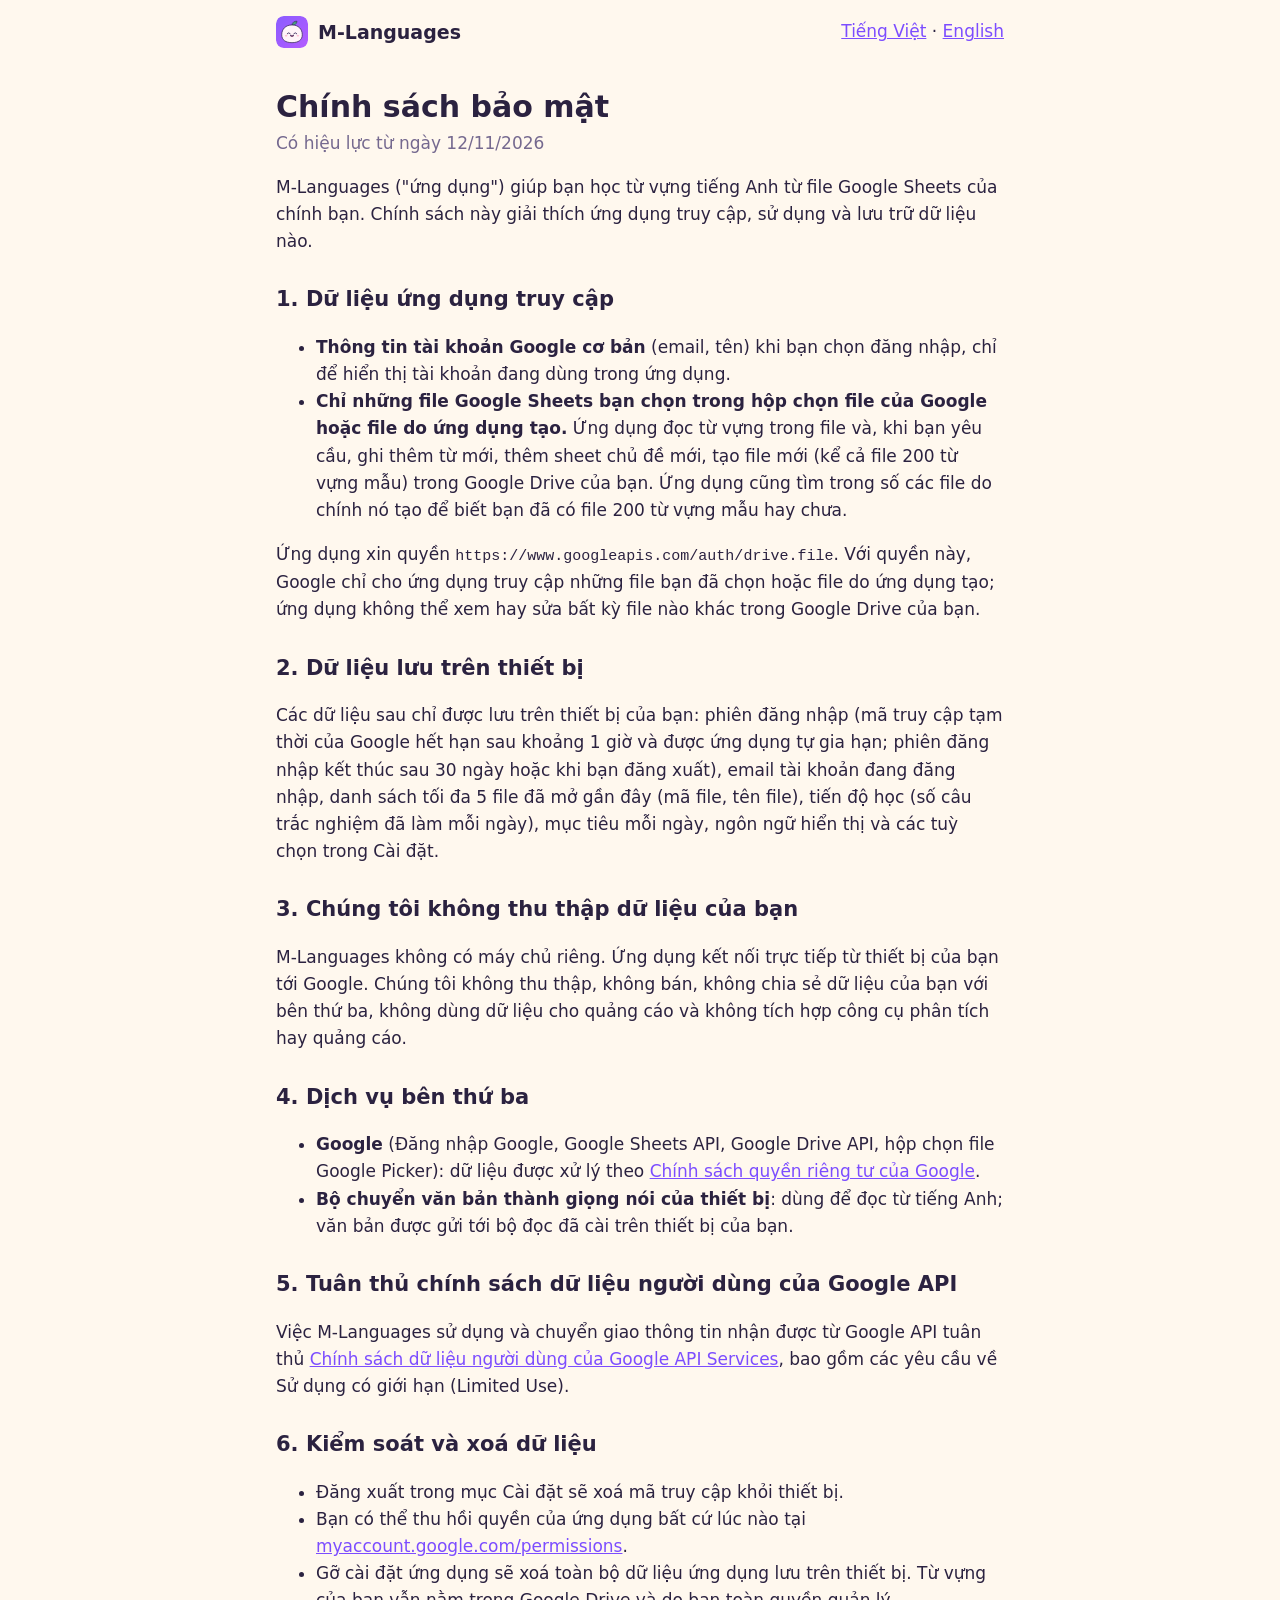
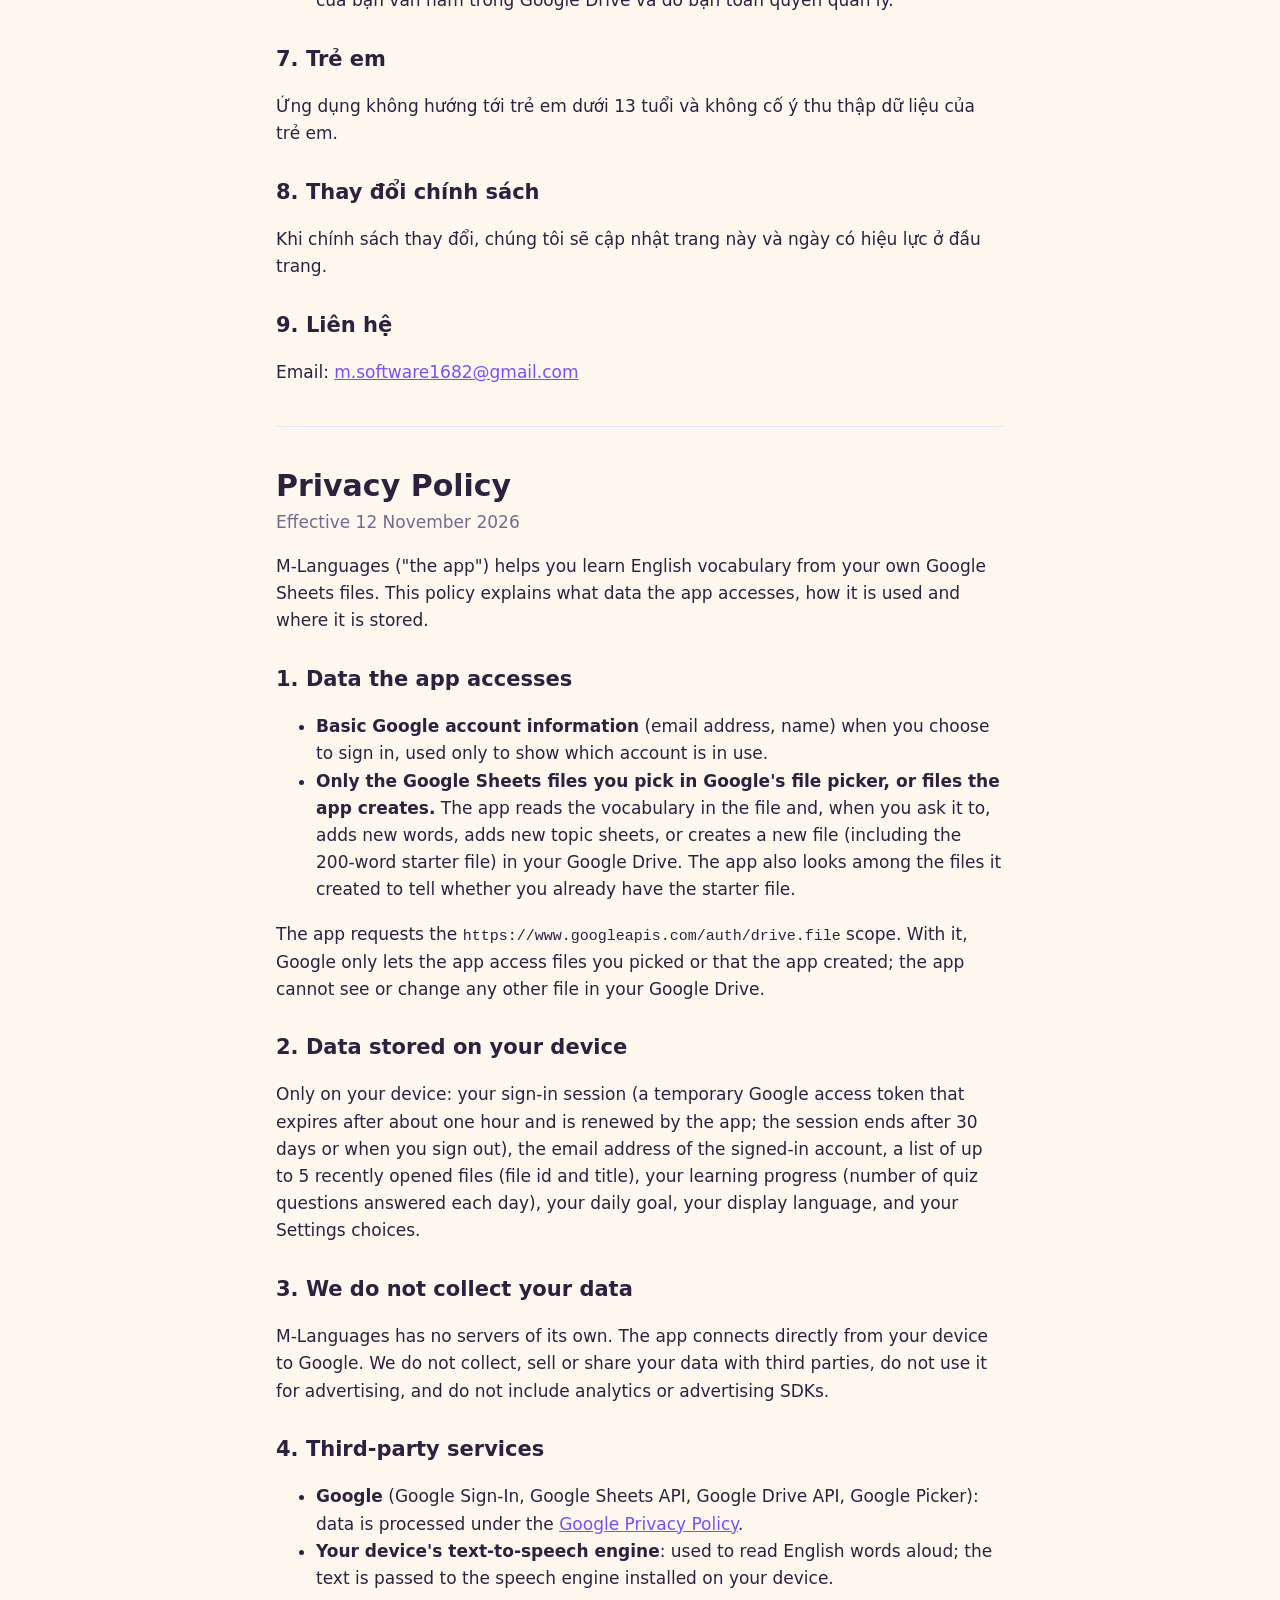
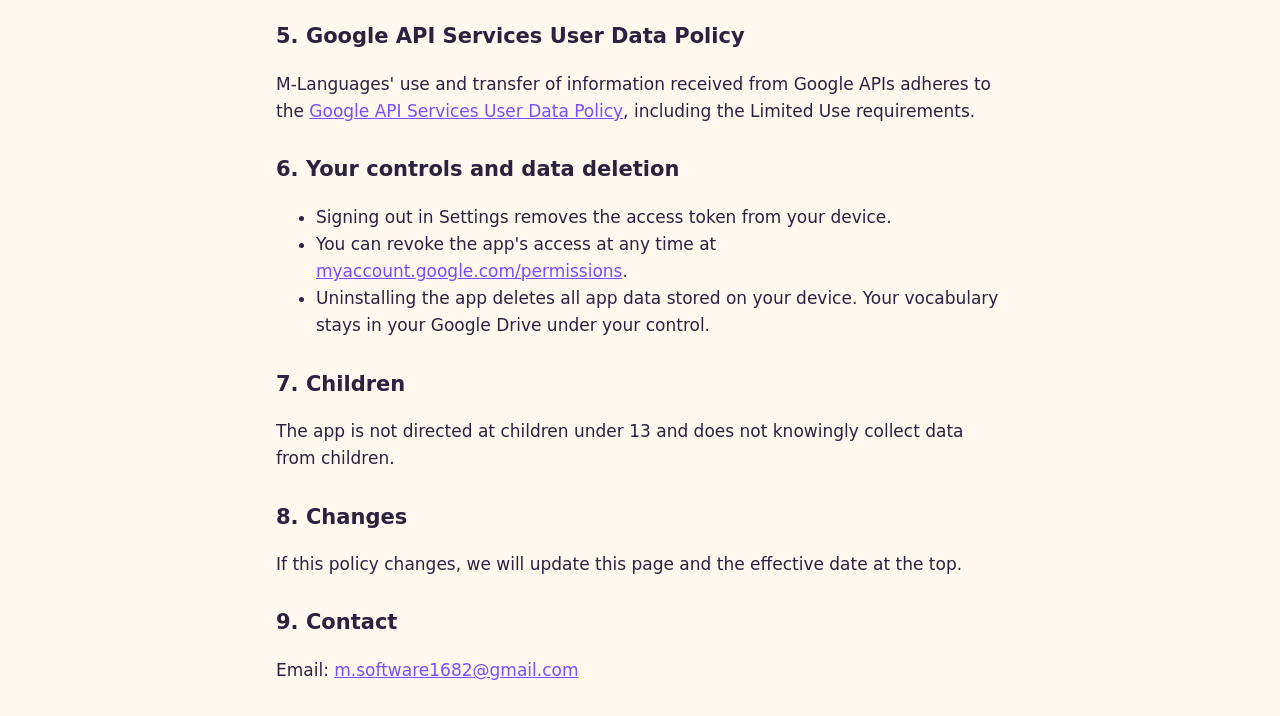
<file: index.html>
<!doctype html>
<html lang="vi">
<head>
  <meta charset="utf-8" />
  <meta name="viewport" content="width=device-width, initial-scale=1" />
  <title>M-Languages</title>
  <meta http-equiv="refresh" content="0; url=privacy.html" />
  <link rel="canonical" href="privacy.html" />
</head>
<body><p><a href="privacy.html">M-Languages – Chính sách bảo mật / Privacy Policy</a></p></body>
</html>
</file>
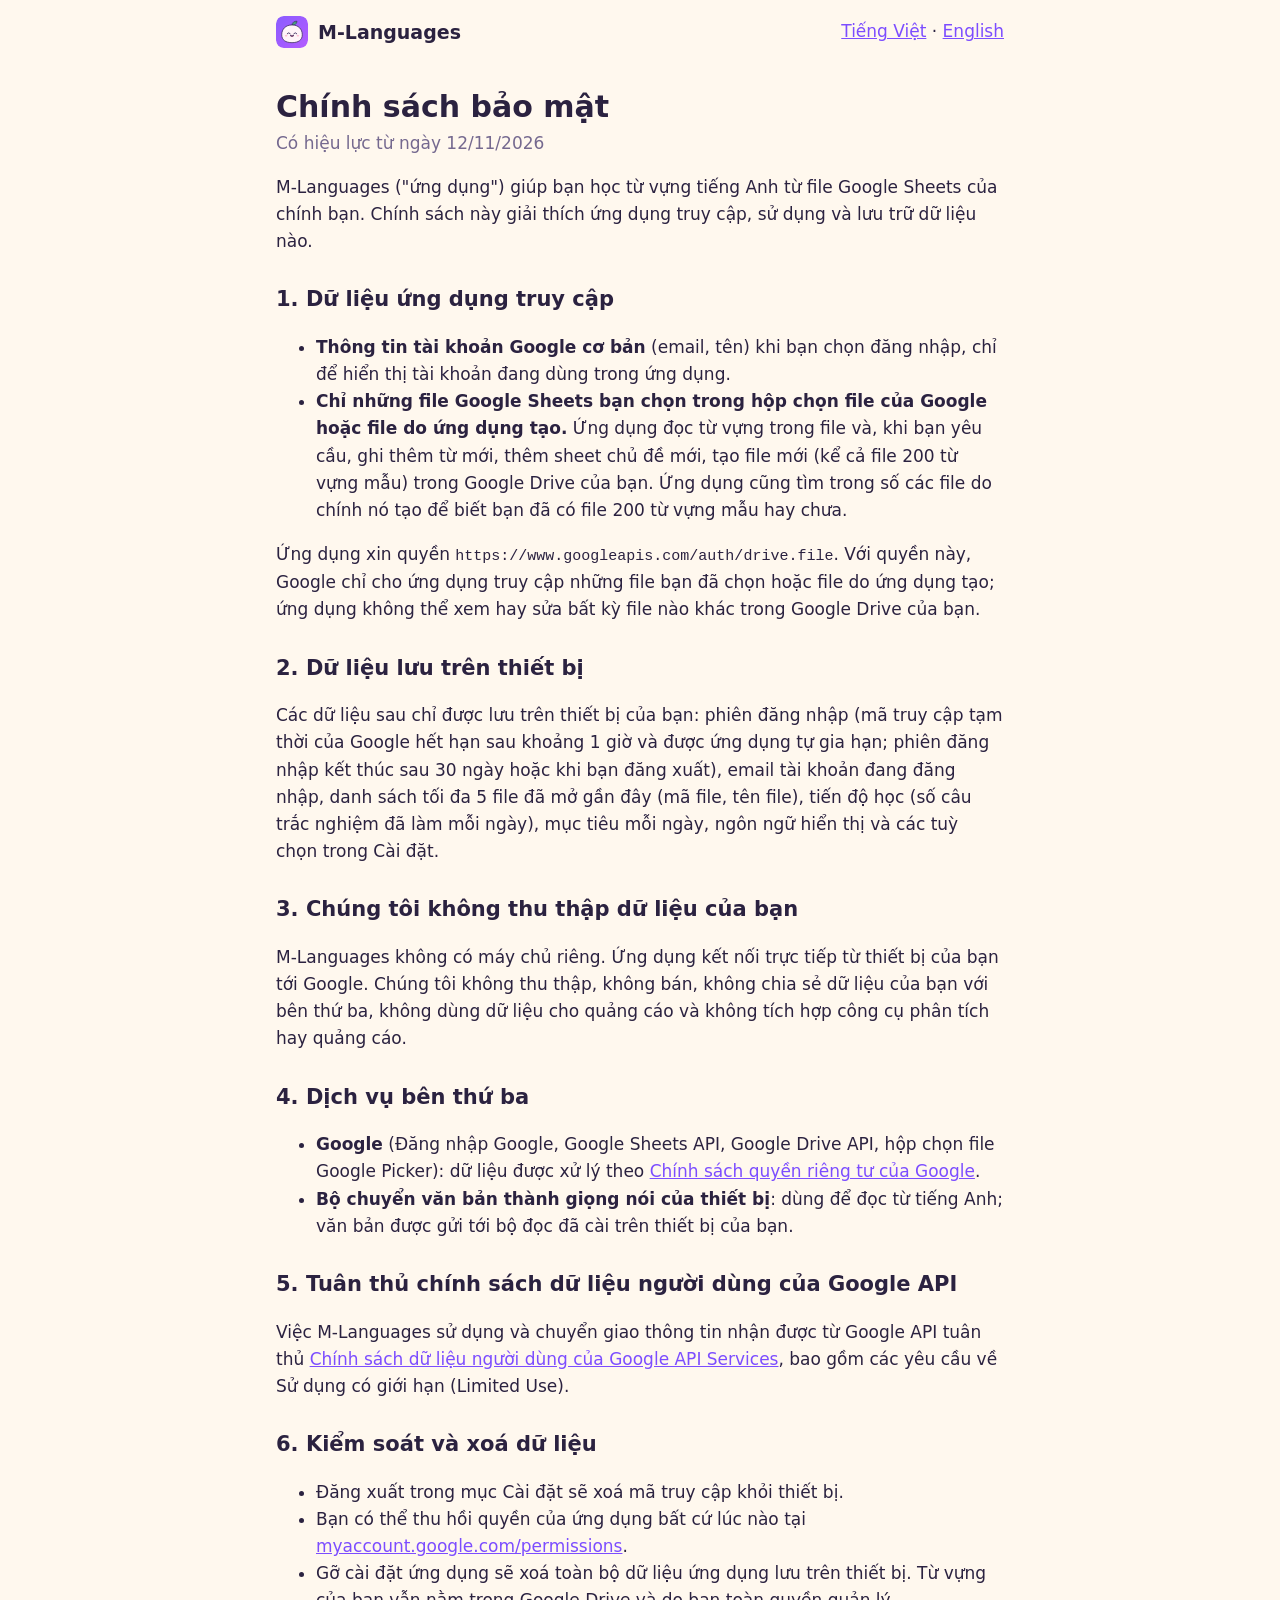
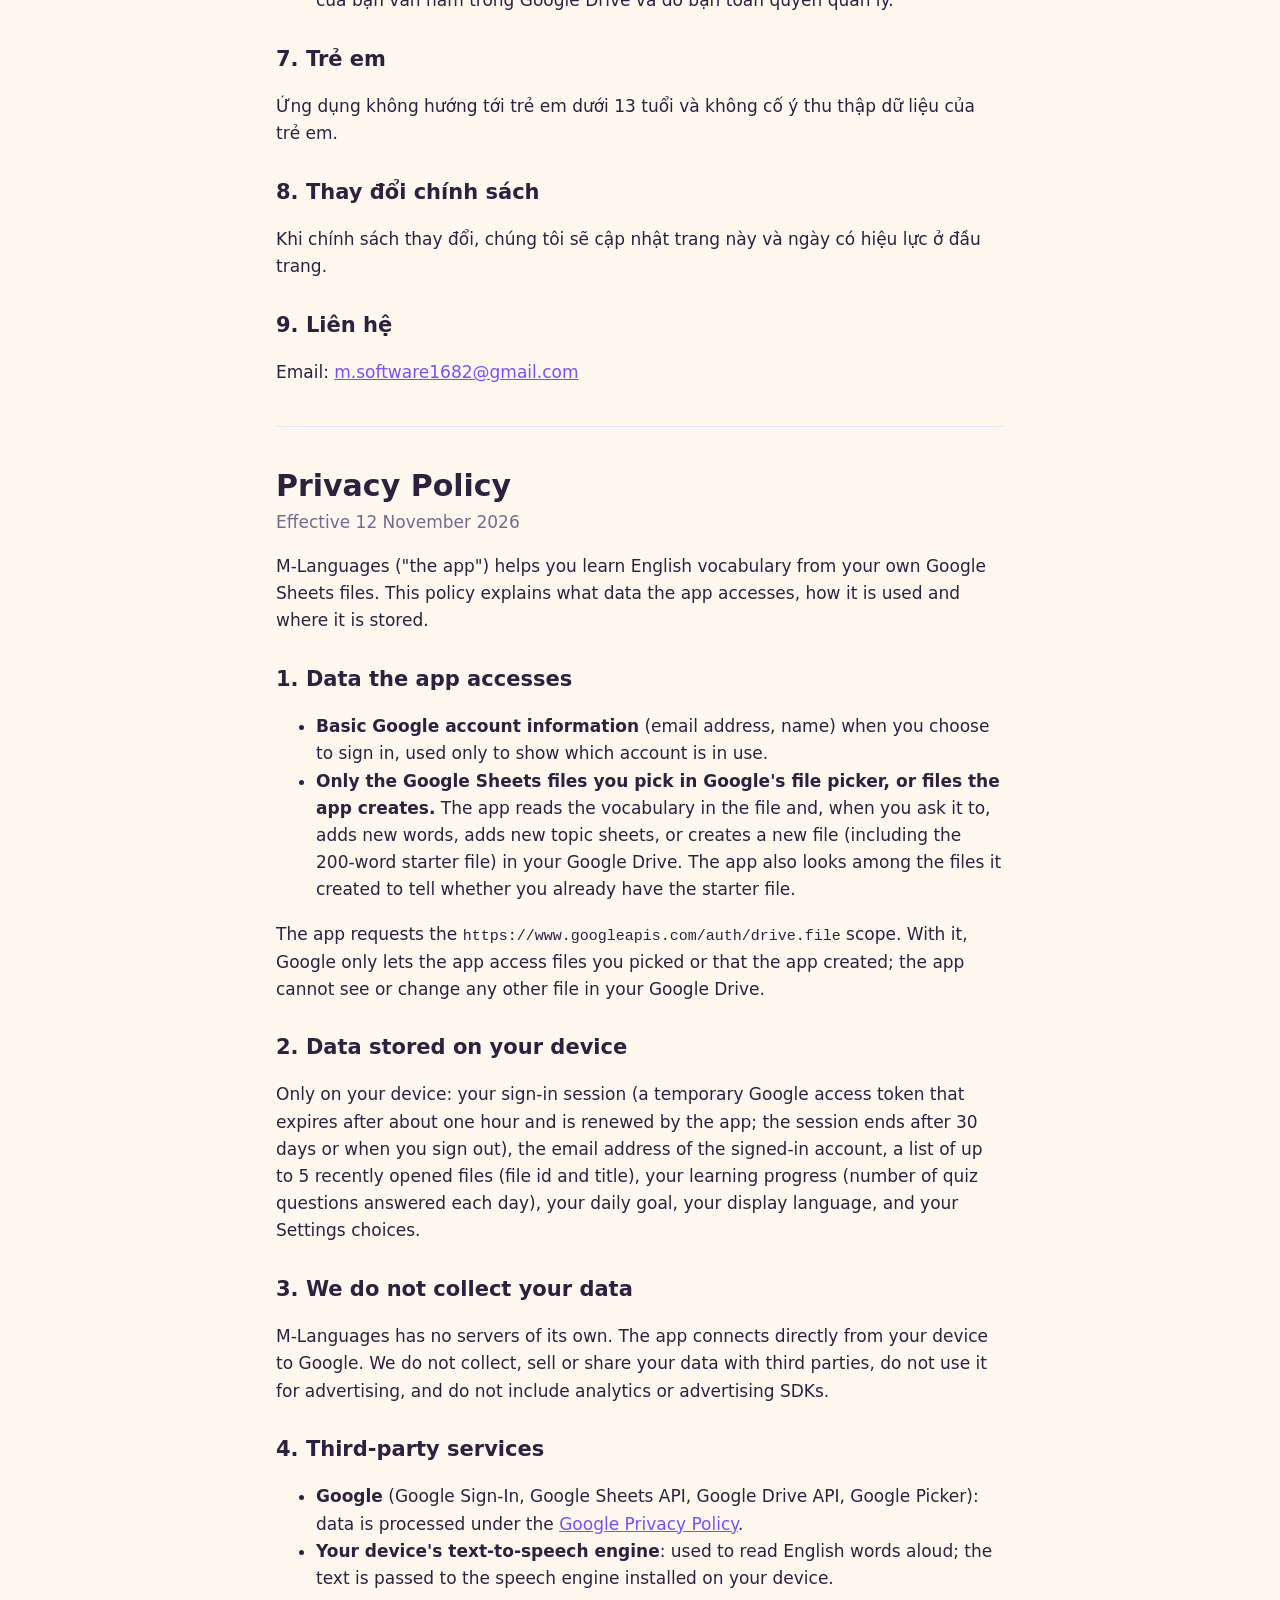
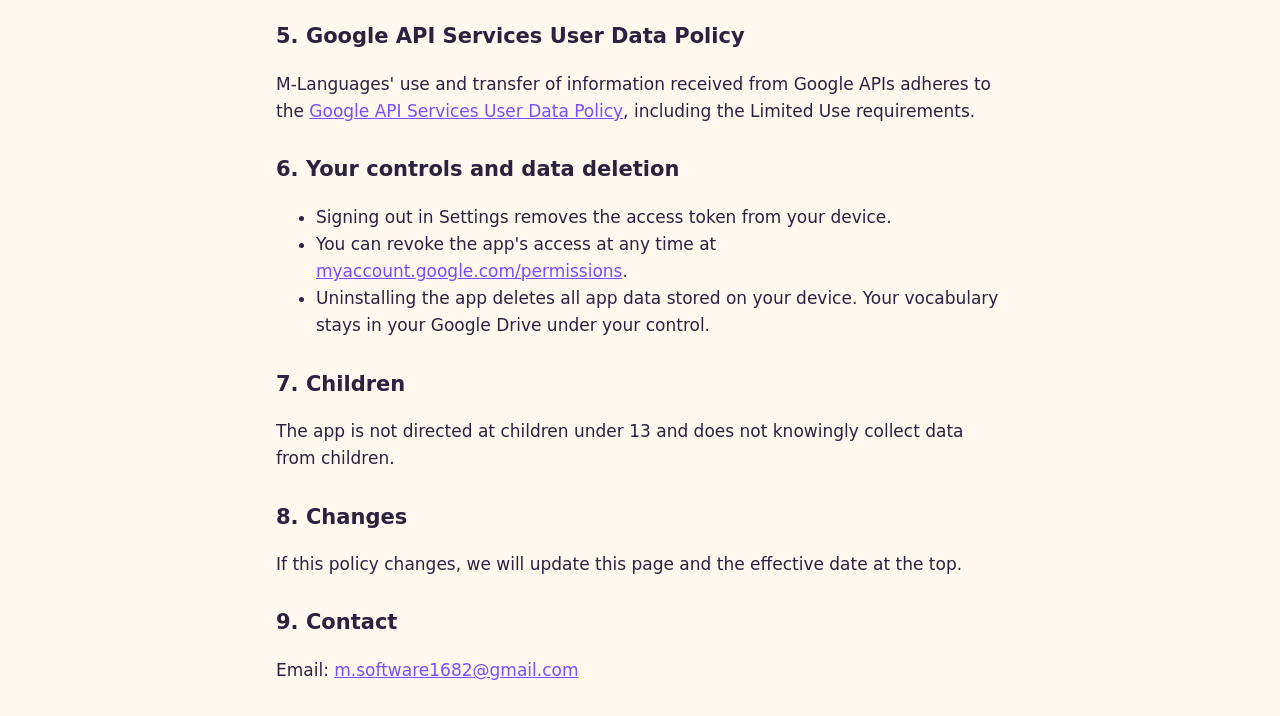
<file: privacy.html>
<!doctype html>
<html lang="vi">
<head>
  <meta charset="utf-8" />
  <meta name="viewport" content="width=device-width, initial-scale=1" />
  <title>M-Languages – Chính sách bảo mật / Privacy Policy</title>
  <link rel="icon" href="favicon.svg" type="image/svg+xml" />
  <link rel="stylesheet" href="site.css" />
</head>
<body>
  <header class="site-header">
    <span class="brand"><img src="favicon.svg" alt="" width="32" height="32" /> M-Languages</span>
    <nav><a href="#vi">Tiếng Việt</a> · <a href="#en">English</a></nav>
  </header>

  <main>
    <article id="vi" lang="vi">
      <h1>Chính sách bảo mật</h1>
      <p class="muted">Có hiệu lực từ ngày 12/11/2026</p>

      <p>M-Languages ("ứng dụng") giúp bạn học từ vựng tiếng Anh từ file Google Sheets của chính bạn. Chính sách này giải thích ứng dụng truy cập, sử dụng và lưu trữ dữ liệu nào.</p>

      <h2>1. Dữ liệu ứng dụng truy cập</h2>
      <ul>
        <li><strong>Thông tin tài khoản Google cơ bản</strong> (email, tên) khi bạn chọn đăng nhập, chỉ để hiển thị tài khoản đang dùng trong ứng dụng.</li>
        <li><strong>Chỉ những file Google Sheets bạn chọn trong hộp chọn file của Google hoặc file do ứng dụng tạo.</strong> Ứng dụng đọc từ vựng trong file và, khi bạn yêu cầu, ghi thêm từ mới, thêm sheet chủ đề mới, tạo file mới (kể cả file 200 từ vựng mẫu) trong Google Drive của bạn. Ứng dụng cũng tìm trong số các file do chính nó tạo để biết bạn đã có file 200 từ vựng mẫu hay chưa.</li>
      </ul>
      <p>Ứng dụng xin quyền <code>https://www.googleapis.com/auth/drive.file</code>. Với quyền này, Google chỉ cho ứng dụng truy cập những file bạn đã chọn hoặc file do ứng dụng tạo; ứng dụng không thể xem hay sửa bất kỳ file nào khác trong Google Drive của bạn.</p>

      <h2>2. Dữ liệu lưu trên thiết bị</h2>
      <p>Các dữ liệu sau chỉ được lưu trên thiết bị của bạn: phiên đăng nhập (mã truy cập tạm thời của Google hết hạn sau khoảng 1 giờ và được ứng dụng tự gia hạn; phiên đăng nhập kết thúc sau 30 ngày hoặc khi bạn đăng xuất), email tài khoản đang đăng nhập, danh sách tối đa 5 file đã mở gần đây (mã file, tên file), tiến độ học (số câu trắc nghiệm đã làm mỗi ngày), mục tiêu mỗi ngày, ngôn ngữ hiển thị và các tuỳ chọn trong Cài đặt.</p>

      <h2>3. Chúng tôi không thu thập dữ liệu của bạn</h2>
      <p>M-Languages không có máy chủ riêng. Ứng dụng kết nối trực tiếp từ thiết bị của bạn tới Google. Chúng tôi không thu thập, không bán, không chia sẻ dữ liệu của bạn với bên thứ ba, không dùng dữ liệu cho quảng cáo và không tích hợp công cụ phân tích hay quảng cáo.</p>

      <h2>4. Dịch vụ bên thứ ba</h2>
      <ul>
        <li><strong>Google</strong> (Đăng nhập Google, Google Sheets API, Google Drive API, hộp chọn file Google Picker): dữ liệu được xử lý theo <a href="https://policies.google.com/privacy">Chính sách quyền riêng tư của Google</a>.</li>
        <li><strong>Bộ chuyển văn bản thành giọng nói của thiết bị</strong>: dùng để đọc từ tiếng Anh; văn bản được gửi tới bộ đọc đã cài trên thiết bị của bạn.</li>
      </ul>

      <h2>5. Tuân thủ chính sách dữ liệu người dùng của Google API</h2>
      <p>Việc M-Languages sử dụng và chuyển giao thông tin nhận được từ Google API tuân thủ <a href="https://developers.google.com/terms/api-services-user-data-policy">Chính sách dữ liệu người dùng của Google API Services</a>, bao gồm các yêu cầu về Sử dụng có giới hạn (Limited Use).</p>

      <h2>6. Kiểm soát và xoá dữ liệu</h2>
      <ul>
        <li>Đăng xuất trong mục Cài đặt sẽ xoá mã truy cập khỏi thiết bị.</li>
        <li>Bạn có thể thu hồi quyền của ứng dụng bất cứ lúc nào tại <a href="https://myaccount.google.com/permissions">myaccount.google.com/permissions</a>.</li>
        <li>Gỡ cài đặt ứng dụng sẽ xoá toàn bộ dữ liệu ứng dụng lưu trên thiết bị. Từ vựng của bạn vẫn nằm trong Google Drive và do bạn toàn quyền quản lý.</li>
      </ul>

      <h2>7. Trẻ em</h2>
      <p>Ứng dụng không hướng tới trẻ em dưới 13 tuổi và không cố ý thu thập dữ liệu của trẻ em.</p>

      <h2>8. Thay đổi chính sách</h2>
      <p>Khi chính sách thay đổi, chúng tôi sẽ cập nhật trang này và ngày có hiệu lực ở đầu trang.</p>

      <h2>9. Liên hệ</h2>
      <p>Email: <a href="mailto:m.software1682@gmail.com">m.software1682@gmail.com</a></p>
    </article>

    <hr />

    <article id="en" lang="en">
      <h1>Privacy Policy</h1>
      <p class="muted">Effective 12 November 2026</p>

      <p>M-Languages ("the app") helps you learn English vocabulary from your own Google Sheets files. This policy explains what data the app accesses, how it is used and where it is stored.</p>

      <h2>1. Data the app accesses</h2>
      <ul>
        <li><strong>Basic Google account information</strong> (email address, name) when you choose to sign in, used only to show which account is in use.</li>
        <li><strong>Only the Google Sheets files you pick in Google's file picker, or files the app creates.</strong> The app reads the vocabulary in the file and, when you ask it to, adds new words, adds new topic sheets, or creates a new file (including the 200-word starter file) in your Google Drive. The app also looks among the files it created to tell whether you already have the starter file.</li>
      </ul>
      <p>The app requests the <code>https://www.googleapis.com/auth/drive.file</code> scope. With it, Google only lets the app access files you picked or that the app created; the app cannot see or change any other file in your Google Drive.</p>

      <h2>2. Data stored on your device</h2>
      <p>Only on your device: your sign-in session (a temporary Google access token that expires after about one hour and is renewed by the app; the session ends after 30 days or when you sign out), the email address of the signed-in account, a list of up to 5 recently opened files (file id and title), your learning progress (number of quiz questions answered each day), your daily goal, your display language, and your Settings choices.</p>

      <h2>3. We do not collect your data</h2>
      <p>M-Languages has no servers of its own. The app connects directly from your device to Google. We do not collect, sell or share your data with third parties, do not use it for advertising, and do not include analytics or advertising SDKs.</p>

      <h2>4. Third-party services</h2>
      <ul>
        <li><strong>Google</strong> (Google Sign-In, Google Sheets API, Google Drive API, Google Picker): data is processed under the <a href="https://policies.google.com/privacy">Google Privacy Policy</a>.</li>
        <li><strong>Your device's text-to-speech engine</strong>: used to read English words aloud; the text is passed to the speech engine installed on your device.</li>
      </ul>

      <h2>5. Google API Services User Data Policy</h2>
      <p>M-Languages' use and transfer of information received from Google APIs adheres to the <a href="https://developers.google.com/terms/api-services-user-data-policy">Google API Services User Data Policy</a>, including the Limited Use requirements.</p>

      <h2>6. Your controls and data deletion</h2>
      <ul>
        <li>Signing out in Settings removes the access token from your device.</li>
        <li>You can revoke the app's access at any time at <a href="https://myaccount.google.com/permissions">myaccount.google.com/permissions</a>.</li>
        <li>Uninstalling the app deletes all app data stored on your device. Your vocabulary stays in your Google Drive under your control.</li>
      </ul>

      <h2>7. Children</h2>
      <p>The app is not directed at children under 13 and does not knowingly collect data from children.</p>

      <h2>8. Changes</h2>
      <p>If this policy changes, we will update this page and the effective date at the top.</p>

      <h2>9. Contact</h2>
      <p>Email: <a href="mailto:m.software1682@gmail.com">m.software1682@gmail.com</a></p>
    </article>
  </main>
</body>
</html>
</file>
<file: site.css>
:root {
  --bg: #fff8ee;
  --surface: #ffffff;
  --text: #2b2240;
  --muted: #75698f;
  --border: #ebe1f7;
  --primary: #7c4dff;
  --on-primary: #ffffff;
  color-scheme: light;
}

@media (prefers-color-scheme: dark) {
  :root {
    --bg: #17122b;
    --surface: #221b3d;
    --text: #f4f0ff;
    --muted: #b1a7d1;
    --border: #372d63;
    --primary: #9f7bff;
    --on-primary: #160f2e;
    color-scheme: dark;
  }
}

* { box-sizing: border-box; }

body {
  margin: 0;
  background: var(--bg);
  color: var(--text);
  font: 17px/1.6 system-ui, -apple-system, 'Segoe UI', Roboto, sans-serif;
}

a { color: var(--primary); }

.site-header, main, .site-footer {
  max-width: 760px;
  margin: 0 auto;
  padding: 16px;
}

.site-header {
  display: flex;
  flex-wrap: wrap;
  gap: 8px 16px;
  align-items: center;
  justify-content: space-between;
}

.brand {
  display: inline-flex;
  align-items: center;
  gap: 10px;
  color: var(--text);
  font-weight: 700;
  font-size: 19px;
  text-decoration: none;
}

.brand img { border-radius: 8px; }

h1 { font-size: 30px; line-height: 1.25; margin: 8px 0 4px; }
h2 { font-size: 21px; margin: 28px 0 8px; }
code { overflow-wrap: anywhere; font-size: 15px; }
.muted { color: var(--muted); margin-top: 0; }
hr { border: none; border-top: 1px solid var(--border); margin: 40px 0; }

.hero { text-align: center; padding: 24px 0 8px; }
.hero img { border-radius: 22px; }

.button {
  display: inline-block;
  padding: 12px 22px;
  border-radius: 10px;
  background: var(--primary);
  color: var(--on-primary);
  font-weight: 700;
  text-decoration: none;
}

.site-footer {
  color: var(--muted);
  font-size: 15px;
  border-top: 1px solid var(--border);
  margin-top: 24px;
}
</file>
